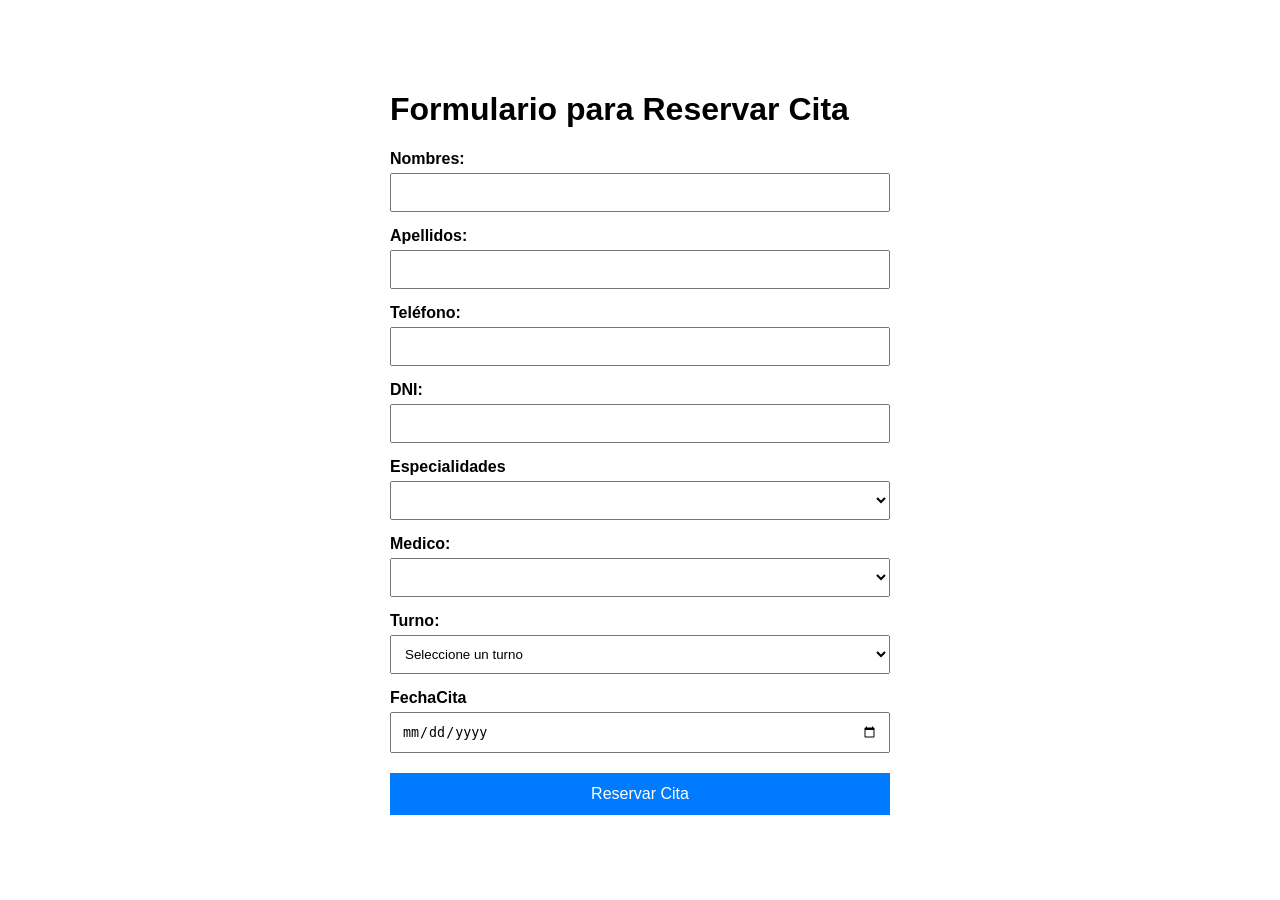
<file: Views/Citas.html>
<!DOCTYPE html>
<html lang="es">
<head>
    <meta charset="UTF-8">
    <meta name="viewport" content="width=device-width, initial-scale=1.0">
    <title>Formulario de Citas</title>
    <style>
        body { font-family: Arial, sans-serif; max-width: 500px; margin: 50px auto; padding: 20px; }
        label { display: block; margin-top: 15px; font-weight: bold; }
        input, select { width: 100%; padding: 10px; margin-top: 5px; box-sizing: border-box; }
        button { background: #007bff; color: white; padding: 12px; border: none; width: 100%; margin-top: 20px; cursor: pointer; font-size: 16px; }
        button:hover { background: #0056b3; }
    </style>
</head>
<body onload="Cargar(event)">
    <h1>Formulario para Reservar Cita</h1>
    <form id="formularioCitas" onsubmit="gurdarCitas(event)">
        <label for="nombres">Nombres:</label>
        <input type="text" id="nombres" name="nombres" required>

        <label for="apellidos">Apellidos:</label>
        <input type="text" id="apellidos" name="apellidos" required>

         <label for="telefono">Teléfono:</label>
        <input type="tel" id="telefono" name="telefono"  pattern="[0-9]+" title="Ingrese un teléfono válido" required>
        
        <label for="dni">DNI:</label>
        <input type="text" id="dni" name="dni" maxlength="8" pattern="\d{8}" title="DNI debe tener 8 dígitos" required>

        <label for="FechaCita">Especialidades</label>
        <select id="cbEspecialidades" name="cbEspecialidades"  onchange="seleccionar(event)">
 
        </select>
         <label for="Medico">Medico:</label>
        <select id="cbMedico" name="cbMedico" required>
            
        </select>
        <label for="turno">Turno:</label>
        <select id="turno" name="turno" required>
            <option value="">Seleccione un turno</option>
            <option value="1">Mañana</option>
            <option value="2">Tarde</option>
            <option value="3">Noche</option>
        </select>
       
         <label for="FechaCita">FechaCita</label>
        <input id="FechaCita" name="FechaCita"  type="date"/>

        <button type="submit">Reservar Cita</button>
    </form>

    <script>
         function gurdarCitas(event) {
            event.preventDefault();
         
         var nombres=document.getElementById("nombres").value;
         var apellidos=document.getElementById("apellidos").value;
         var dni=document.getElementById("dni").value;
         var telefono=document.getElementById("telefono").value;
         var turno=document.getElementById("turno").value;
         var FechaCita=document.getElementById("FechaCita").value;



    

          var cuerpo={
            "Nombres":nombres,
            "Apellidos":apellidos,
            "Dni":dni,
            "Telefono":telefono,
            "Turno":turno,
            "FechaCita":FechaCita
          };
          
          var json=JSON.stringify(cuerpo);
          

        fetch("https://restapicitas-production.up.railway.app/api/Citas",{
            method:"POST",
            body:json,
            headers:{
                "Content-Type": "application/json"
            }
        })
        .then(response => response.json())
        .then(data => {
         

            if(data.id>0){

                alert("Su cita ha sido creada correctamente")
                 LimpiarData()
            }
            
              
        });

        function LimpiarData(){

        document.getElementById("nombres").value="";
        document.getElementById("apellidos").value="";
        document.getElementById("dni").value="";
        document.getElementById("telefono").value="";
        document.getElementById("turno").value="";
        }
                
        }
    function Cargar(e){


        var cbEspecialidades=document.getElementById("cbEspecialidades")
        
        cbEspecialidades.innerHTML=""
        fetch("http://localhost:5000/api/Especialidades")
           
        .then(response => response.json())
        .then(data => {
            data.forEach((especialidad)=>{
                
                const optionElement = document.createElement("option"); 
                optionElement.value = especialidad.id_especialidad; 
                optionElement.textContent = especialidad.Descripcion;
                cbEspecialidades.appendChild(optionElement);
            })
        })
     
       e.preventDefault();

    }

    function seleccionar(event){

        var medicos=document.getElementById("cbMedico")
        var id_especialidad=parseInt(event.target.value)
         medicos.innerHTML=""
         fetch(`http://localhost:5000/api/Medicos/${id_especialidad}`)
           
        .then(response => response.json())
        .then(data => {

            if(data.length>0) {
             data.forEach((especialidad)=>{
                
                const optionElement = document.createElement("option"); 
                optionElement.value = especialidad.id_medico; 
                optionElement.textContent = especialidad.Nombres;
                medicos.appendChild(optionElement);
            })

            }
            else {

                alert("No existe medicos para esta especialidad")
            }
            
        })
     
        
        event.preventDefault();
    }
    </script>
</body>
</html>
</file>
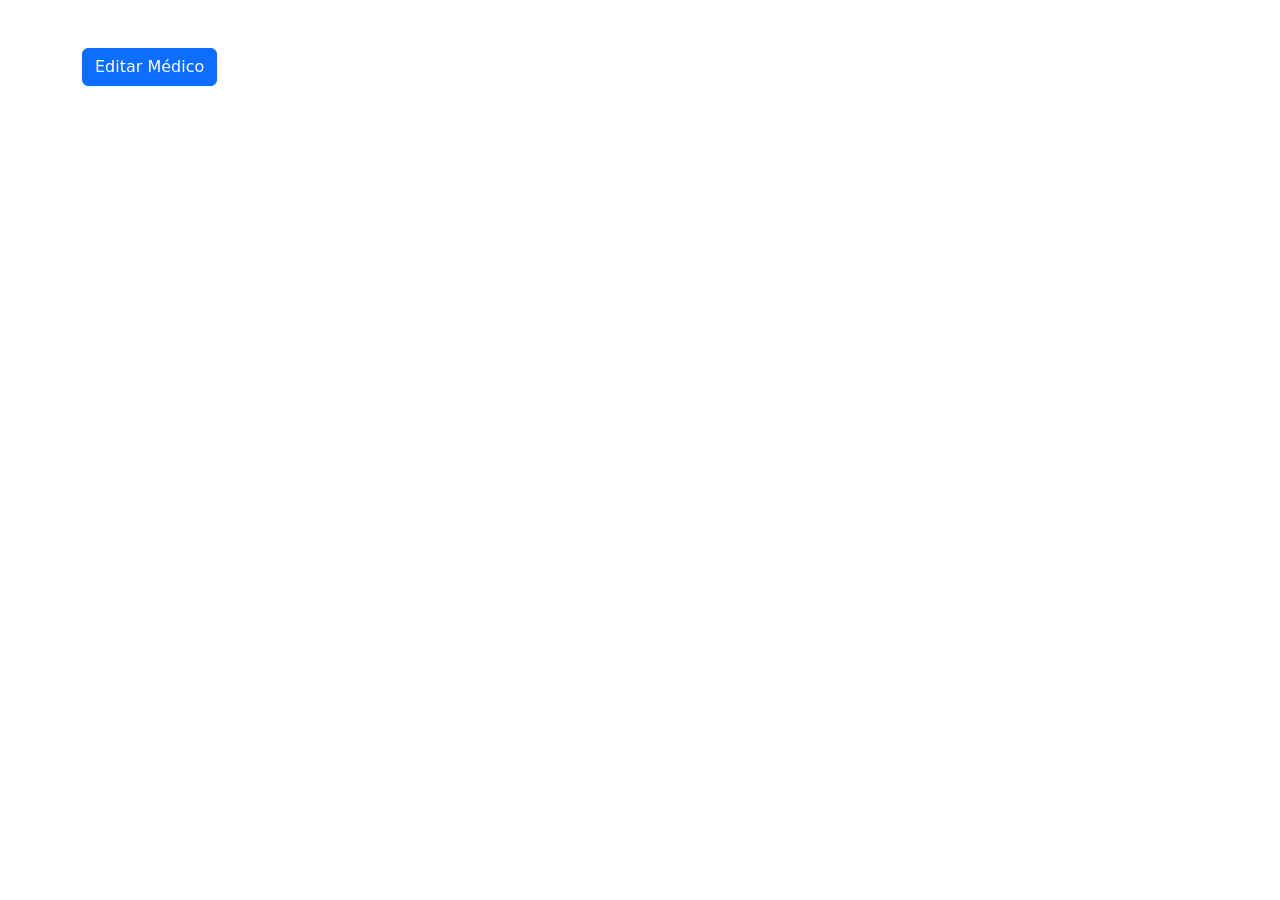
<file: Views/CrudExamples.html>
<!DOCTYPE html>
<html lang="es">
<head>
    <meta charset="UTF-8">
    <meta name="viewport" content="width=device-width, initial-scale=1.0">
    <title>Modal Médico</title>
    <link href="https://cdnjs.cloudflare.com/ajax/libs/bootstrap/5.3.0/css/bootstrap.min.css" rel="stylesheet">
</head>
<body>

<div class="container mt-5">
    <button class="btn btn-primary" data-bs-toggle="modal" data-bs-target="#modalMedico">
        Editar Médico
    </button>
</div>

<!-- Modal -->
<div class="modal fade" id="modalMedico">
    <div class="modal-dialog">
        <div class="modal-content">
            
            <div class="modal-header">
                <h5 class="modal-title">Editar Médico y Horarios</h5>
                <button type="button" class="btn-close" data-bs-dismiss="modal"></button>
            </div>
            
            <div class="modal-body">
                <form>
                    <div class="row">
                        <div class="col-md-6 mb-3">
                            <label class="form-label">NOMBRE COMPLETO</label>
                            <input type="text" class="form-control" value="Dr. Alejandro Vargas">
                        </div>
                        
                        <div class="col-md-6 mb-3">
                            <label class="form-label">ESPECIALIDAD</label>
                            <select class="form-select">
                                <option>Cardiología</option>
                                <option>Pediatría</option>
                                <option>Traumatología</option>
                            </select>
                        </div>
                    </div>
                    
                    <div class="row">
                        <div class="col-md-6 mb-3">
                            <label class="form-label">NÚMERO CMP</label>
                            <input type="text" class="form-control" value="12456">
                        </div>
                        
                        <div class="col-md-6 mb-3">
                            <label class="form-label">URL DE FOTO</label>
                            <input type="text" class="form-control" value="https://multim.clinicalosfresno.com.p">
                        </div>
                    </div>
                    
                    <hr>
                    
                    <h6 class="mb-3">⏰ Configuración de Horario y Cupos</h6>
                    
                    <div class="row">
                        <div class="col-md-4 mb-3">
                            <label class="form-label">HORA INICIO</label>
                            <input type="time" class="form-control" value="08:00">
                        </div>
                        
                        <div class="col-md-4 mb-3">
                            <label class="form-label">HORA FIN</label>
                            <input type="time" class="form-control" value="13:00">
                        </div>
                        
                        <div class="col-md-4 mb-3">
                            <label class="form-label">CUPOS DIARIOS</label>
                            <input type="number" class="form-control" value="10">
                        </div>
                    </div>
                </form>
            </div>
            
            <div class="modal-footer">
                <button type="button" class="btn btn-secondary" data-bs-dismiss="modal">Cancelar</button>
                <button type="button" class="btn btn-primary">Guardar</button>
            </div>
            
        </div>
    </div>
</div>

<script src="https://cdnjs.cloudflare.com/ajax/libs/bootstrap/5.3.0/js/bootstrap.bundle.min.js"></script>
</body>
</html>
</file>
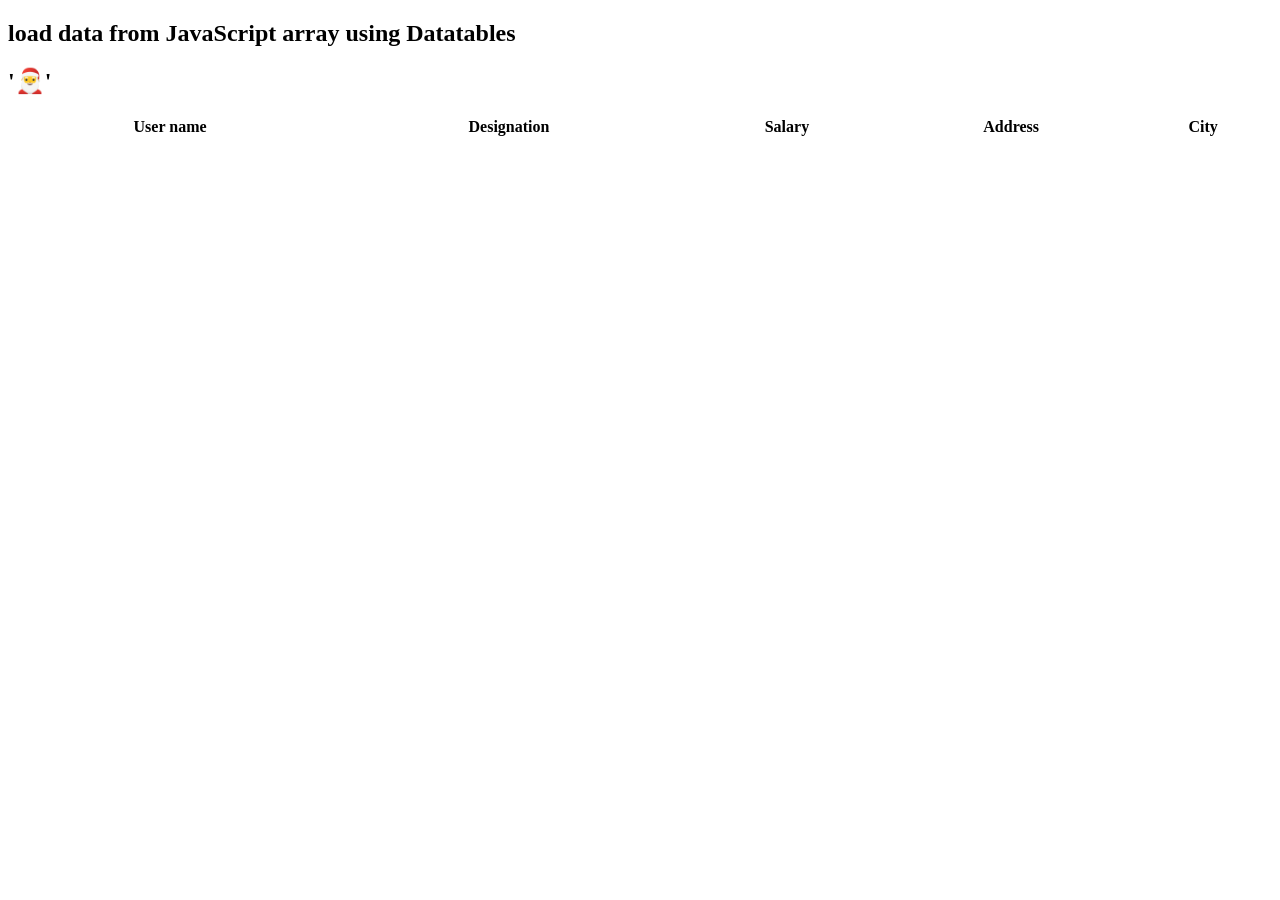
<file: Views/Datatable.html>
<!DOCTYPE html>
<html>

<head>
    <meta content="initial-scale=1, maximum-scale=1, 
        user-scalable=0" name="viewport" />

    <meta name="viewport" content="width=device-width" />

    <!-- Datatable plugin CSS file -->
    
</head>

<body>
    <h2>load data from JavaScript array using Datatables</h2>


    <h2>'🎅'</h2>
    <!--HTML table with student data-->
    <table id="tableID" class="display" style="width:100%">
        <thead>
            <tr>
                <th>User name</th>
                <th>Designation</th>
                <th>Salary</th>
                <th>Address</th>
                <th>City</th>                
            </tr>
        </thead>
    </table>

    <script>
    var dataSet = [
    [
    
      "Tina Mukherjee",
       "BPO member",
       "300000",
        "24,chandni chowk",
        "Pune"    
    ],
    [
     "Gaurav",
      "Teacher",
      "100750",
      "esquare,JM road",
      "Pune"     
    ],
    [
       "Ashtwini",     
         "Junior engineer",
         "860000",  
        "Santa cruz",
        "mumbai"    
    ],
    [
         "Celina",     
         "Javascript Developer",
         "430060",
         "crr lake side ville",
         "tellapur"     
    ],
    [
        "Aisha",     
         "Nurse",
         "160000",
        "rk puram",
        "Delhi"     
    ],
    [
        "Brad henry",     
         "Accountant",
         "370000",  
        "chaurasi lane",
        "Kolkatta"     
    ],
    [
         "Harry",    
         "Salesman",
         "130500",
         "32, krishna nagar",
         "Navi mumbai"    
    ],
    [
      "Rhovina",
      "Amazon supporter",
      "300900",    
      "Aparna zone",
      "hyderabad"
     ],
    [
      "Celina",
      "Senior Developer",
      "200000",
      "23, chandni chowk",
      "pune"  
    ],     
    [
      "Glenny",
      "Administrator",
       "200500",
       "Nagpur",
       "Maharashtra"    
    ],
    [
      "Brad Pitt",
       "Engineer",
       "100000",
        "sainikpuri",
        "Delhi"  
    ],
    [
         "Deepa",    
         "Team Leader",
         "200500",     
        "Annanagar",
        "Chennai"    
    ],
   
    [
      "Angelina",     
         "CEO",
         "1000000",   
        "JM road",
        "Aundh pune"
      
    ]
 ];

    $(document).ready(function() {
        $('#tableID').DataTable( {
            data: dataSet,
            columns: [
                { title: "Name" },
                { title: "Designation" },
                { title: "Salary" },
                { title: "Address" },
                { title: "City" }       
                
            ]
        } );
    } );
</script>
</body>

</html>
</file>
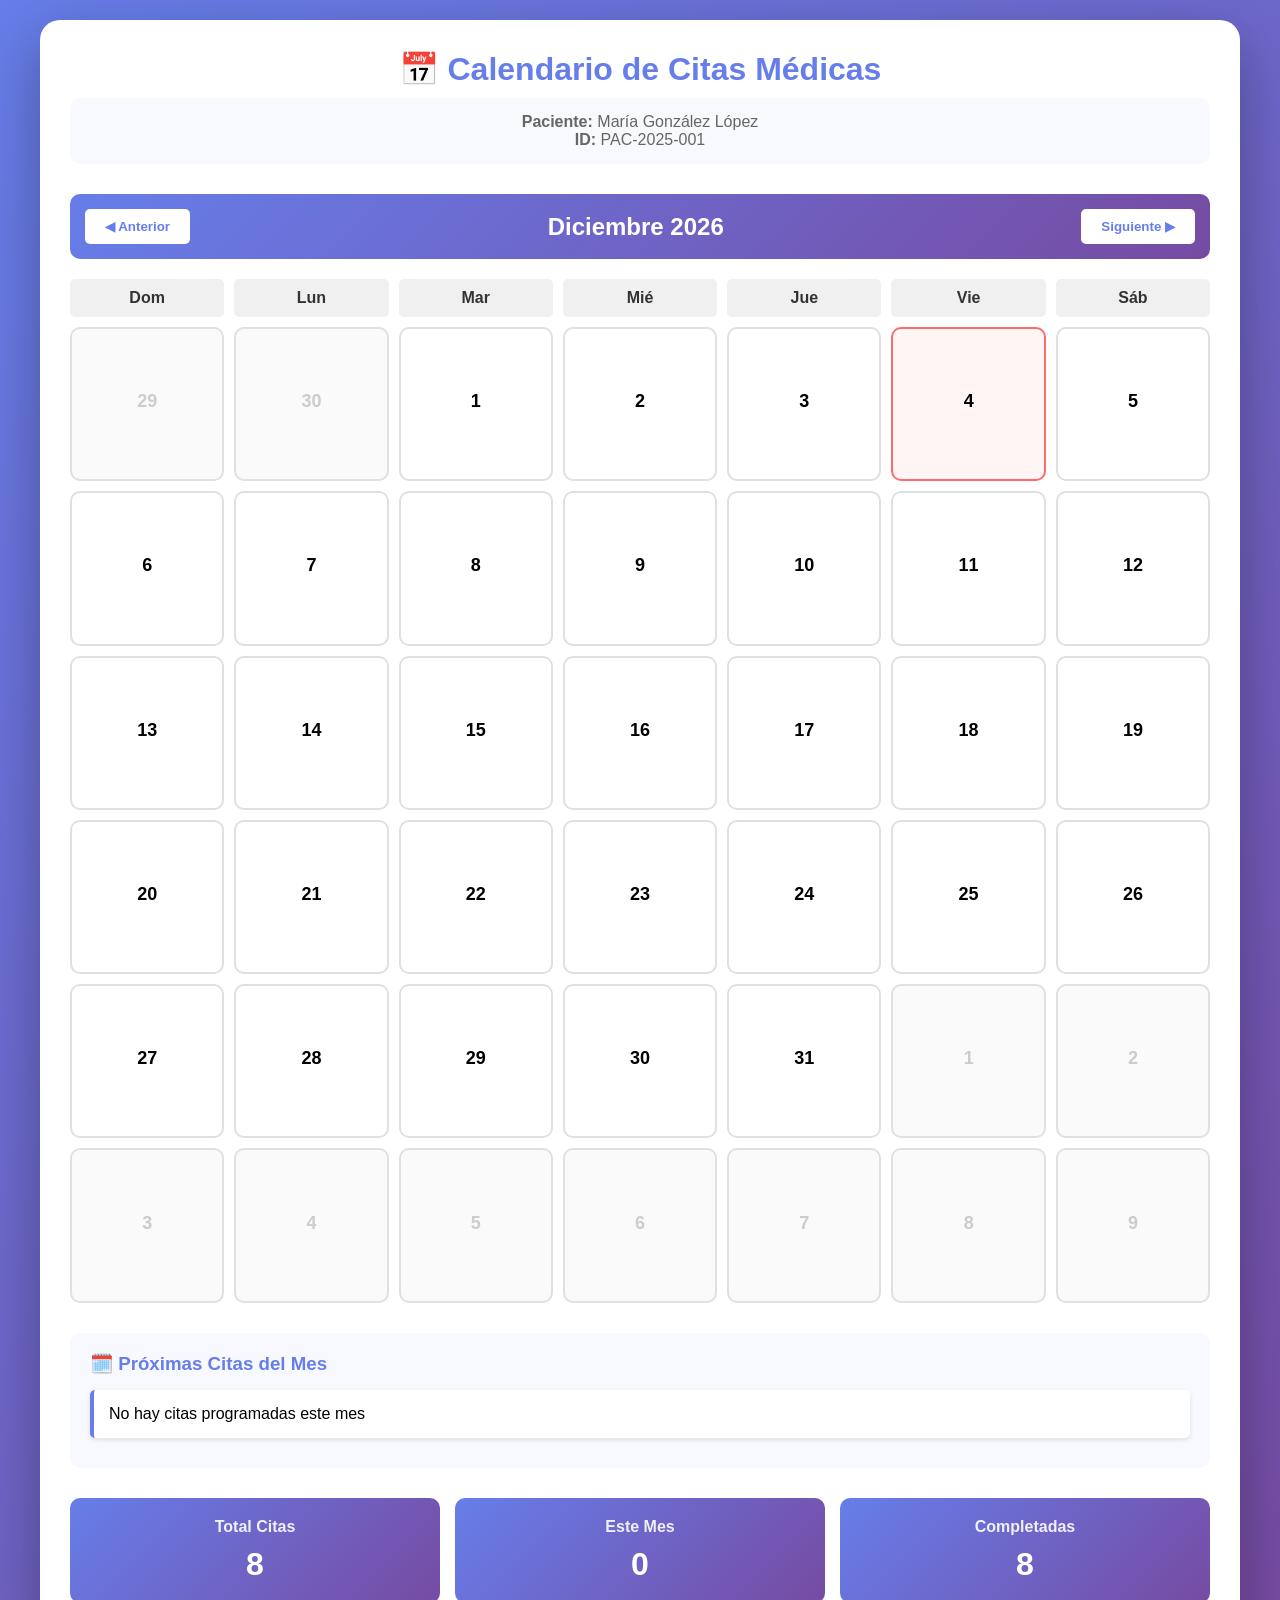
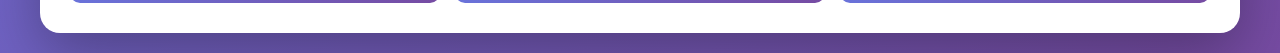
<file: Views/EjmplosInterfaces.html>
<!DOCTYPE html>
<html lang="es">
<head>
    <meta charset="UTF-8">
    <meta name="viewport" content="width=device-width, initial-scale=1.0">
    <title>Calendario de Citas</title>
    <style>
        * {
            margin: 0;
            padding: 0;
            box-sizing: border-box;
        }
        
        body {
            font-family: 'Segoe UI', Tahoma, Geneva, Verdana, sans-serif;
            background: linear-gradient(135deg, #667eea 0%, #764ba2 100%);
            padding: 20px;
            min-height: 100vh;
        }
        
        .container {
            max-width: 1200px;
            margin: 0 auto;
            background: white;
            border-radius: 20px;
            padding: 30px;
            box-shadow: 0 20px 60px rgba(0,0,0,0.3);
        }
        
        h1 {
            text-align: center;
            color: #667eea;
            margin-bottom: 10px;
        }
        
        .patient-info {
            text-align: center;
            color: #666;
            margin-bottom: 30px;
            padding: 15px;
            background: #f8f9ff;
            border-radius: 10px;
        }
        
        .calendar-header {
            display: flex;
            justify-content: space-between;
            align-items: center;
            margin-bottom: 20px;
            padding: 15px;
            background: linear-gradient(135deg, #667eea 0%, #764ba2 100%);
            border-radius: 10px;
            color: white;
        }
        
        .calendar-header button {
            background: white;
            border: none;
            padding: 10px 20px;
            border-radius: 5px;
            cursor: pointer;
            font-weight: bold;
            color: #667eea;
            transition: transform 0.2s;
        }
        
        .calendar-header button:hover {
            transform: scale(1.05);
        }
        
        .calendar-header h2 {
            font-size: 24px;
        }
        
        .calendar-grid {
            display: grid;
            grid-template-columns: repeat(7, 1fr);
            gap: 10px;
            margin-bottom: 30px;
        }
        
        .day-header {
            text-align: center;
            font-weight: bold;
            padding: 10px;
            background: #f0f0f0;
            border-radius: 5px;
            color: #333;
        }
        
        .day {
            aspect-ratio: 1;
            display: flex;
            flex-direction: column;
            align-items: center;
            justify-content: center;
            border: 2px solid #e0e0e0;
            border-radius: 10px;
            cursor: pointer;
            transition: all 0.3s;
            background: white;
            position: relative;
        }
        
        .day:hover {
            border-color: #667eea;
            transform: translateY(-2px);
            box-shadow: 0 5px 15px rgba(102, 126, 234, 0.3);
        }
        
        .day.other-month {
            color: #ccc;
            background: #fafafa;
        }
        
        .day.today {
            border-color: #ff6b6b;
            background: #fff5f5;
        }
        
        .day.has-appointment {
            background: linear-gradient(135deg, #667eea 0%, #764ba2 100%);
            color: white;
            border-color: #667eea;
        }
        
        .day.has-appointment:hover {
            transform: translateY(-3px);
            box-shadow: 0 8px 20px rgba(102, 126, 234, 0.5);
        }
        
        .day-number {
            font-size: 18px;
            font-weight: bold;
            margin-bottom: 5px;
        }
        
        .appointment-time {
            font-size: 11px;
            opacity: 0.9;
        }
        
        .appointment-details {
            background: #f8f9ff;
            padding: 20px;
            border-radius: 10px;
            margin-top: 20px;
        }
        
        .appointment-details h3 {
            color: #667eea;
            margin-bottom: 15px;
        }
        
        .appointment-list {
            list-style: none;
        }
        
        .appointment-item {
            padding: 15px;
            margin-bottom: 10px;
            background: white;
            border-left: 4px solid #667eea;
            border-radius: 5px;
            box-shadow: 0 2px 5px rgba(0,0,0,0.1);
        }
        
        .appointment-item strong {
            color: #667eea;
            display: block;
            margin-bottom: 5px;
        }
        
        .stats {
            display: flex;
            justify-content: space-around;
            margin-top: 30px;
            gap: 15px;
        }
        
        .stat-card {
            flex: 1;
            padding: 20px;
            background: linear-gradient(135deg, #667eea 0%, #764ba2 100%);
            color: white;
            border-radius: 10px;
            text-align: center;
        }
        
        .stat-card h4 {
            margin-bottom: 10px;
            opacity: 0.9;
        }
        
        .stat-card .number {
            font-size: 32px;
            font-weight: bold;
        }
    </style>
</head>
<body>
    <div class="container">
        <h1>📅 Calendario de Citas Médicas</h1>
        <div class="patient-info">
            <strong>Paciente:</strong> <span id="patientName">María González López</span><br>
            <strong>ID:</strong> <span id="patientId">PAC-2025-001</span>
        </div>
        
        <div class="calendar-header">
            <button onclick="previousMonth()">◀ Anterior</button>
            <h2 id="monthYear"></h2>
            <button onclick="nextMonth()">Siguiente ▶</button>
        </div>
        
        <div class="calendar-grid" id="calendar"></div>
        
        <div class="appointment-details">
            <h3>🗓️ Próximas Citas del Mes</h3>
            <ul class="appointment-list" id="appointmentList"></ul>
        </div>
        
        <div class="stats">
            <div class="stat-card">
                <h4>Total Citas</h4>
                <div class="number" id="totalAppointments">0</div>
            </div>
            <div class="stat-card">
                <h4>Este Mes</h4>
                <div class="number" id="monthAppointments">0</div>
            </div>
            <div class="stat-card">
                <h4>Completadas</h4>
                <div class="number" id="completedAppointments">0</div>
            </div>
        </div>
    </div>

    <script>
        // Datos de ejemplo de citas del paciente
        const appointments = [
            { date: '2025-12-16', time: '09:00', type: 'Consulta General', doctor: 'Dr. Ramírez' },
            { date: '2025-12-18', time: '14:30', type: 'Análisis de Sangre', doctor: 'Lab. Central' },
            { date: '2025-12-20', time: '10:00', type: 'Seguimiento', doctor: 'Dr. Ramírez' },
            { date: '2025-12-23', time: '11:00', type: 'Radiografía', doctor: 'Dr. Torres' },
            { date: '2025-12-27', time: '15:00', type: 'Consulta Especialista', doctor: 'Dra. Mendoza' },
            { date: '2026-01-08', time: '09:30', type: 'Control Mensual', doctor: 'Dr. Ramírez' },
            { date: '2026-01-15', time: '16:00', type: 'Terapia Física', doctor: 'Lic. Vargas' },
            { date: '2026-01-22', time: '10:30', type: 'Consulta General', doctor: 'Dr. Ramírez' }
        ];

        let currentDate = new Date();
        const today = new Date();

        function renderCalendar() {
            const year = currentDate.getFullYear();
            const month = currentDate.getMonth();
            
            // Actualizar título
            const monthNames = ['Enero', 'Febrero', 'Marzo', 'Abril', 'Mayo', 'Junio',
                              'Julio', 'Agosto', 'Septiembre', 'Octubre', 'Noviembre', 'Diciembre'];
            document.getElementById('monthYear').textContent = `${monthNames[month]} ${year}`;
            
            // Limpiar calendario
            const calendar = document.getElementById('calendar');
            calendar.innerHTML = '';
            
            // Agregar encabezados de días
            const dayHeaders = ['Dom', 'Lun', 'Mar', 'Mié', 'Jue', 'Vie', 'Sáb'];
            dayHeaders.forEach(day => {
                const header = document.createElement('div');
                header.className = 'day-header';
                header.textContent = day;
                calendar.appendChild(header);
            });
            
            // Primer día del mes
            const firstDay = new Date(year, month, 1).getDay();
            
            // Días del mes anterior
            const prevMonthDays = new Date(year, month, 0).getDate();
            for (let i = firstDay - 1; i >= 0; i--) {
                const day = createDayElement(prevMonthDays - i, true, year, month - 1);
                calendar.appendChild(day);
            }
            
            // Días del mes actual
            const daysInMonth = new Date(year, month + 1, 0).getDate();
            for (let i = 1; i <= daysInMonth; i++) {
                const day = createDayElement(i, false, year, month);
                calendar.appendChild(day);
            }
            
            // Días del mes siguiente
            const remainingDays = 42 - (firstDay + daysInMonth);
            for (let i = 1; i <= remainingDays; i++) {
                const day = createDayElement(i, true, year, month + 1);
                calendar.appendChild(day);
            }
            
            updateAppointmentList();
            updateStats();
        }

        function createDayElement(dayNumber, isOtherMonth, year, month) {
            const div = document.createElement('div');
            div.className = 'day';
            if (isOtherMonth) div.classList.add('other-month');
            
            const dateStr = `${year}-${String(month + 1).padStart(2, '0')}-${String(dayNumber).padStart(2, '0')}`;
            
            // Verificar si es hoy
            const checkDate = new Date(year, month, dayNumber);
            if (checkDate.toDateString() === today.toDateString()) {
                div.classList.add('today');
            }
            
            // Verificar si hay cita
            const appointment = appointments.find(apt => apt.date === dateStr);
            
            const dayNum = document.createElement('div');
            dayNum.className = 'day-number';
            dayNum.textContent = dayNumber;
            div.appendChild(dayNum);
            
            if (appointment) {
                div.classList.add('has-appointment');
                const time = document.createElement('div');
                time.className = 'appointment-time';
                time.textContent = appointment.time;
                div.appendChild(time);
                
                div.onclick = () => {
                    alert(`📋 Cita: ${appointment.type}\n⏰ Hora: ${appointment.time}\n👨‍⚕️ ${appointment.doctor}`);
                };
            }
            
            return div;
        }

        function updateAppointmentList() {
            const year = currentDate.getFullYear();
            const month = currentDate.getMonth();
            const list = document.getElementById('appointmentList');
            list.innerHTML = '';
            
            const monthAppointments = appointments.filter(apt => {
                const aptDate = new Date(apt.date);
                return aptDate.getMonth() === month && aptDate.getFullYear() === year;
            }).sort((a, b) => new Date(a.date) - new Date(b.date));
            
            if (monthAppointments.length === 0) {
                list.innerHTML = '<li class="appointment-item">No hay citas programadas este mes</li>';
                return;
            }
            
            monthAppointments.forEach(apt => {
                const li = document.createElement('li');
                li.className = 'appointment-item';
                const date = new Date(apt.date);
                const dateStr = date.toLocaleDateString('es-ES', { weekday: 'long', year: 'numeric', month: 'long', day: 'numeric' });
                li.innerHTML = `
                    <strong>${dateStr}</strong>
                    🕐 ${apt.time} - ${apt.type}<br>
                    👨‍⚕️ ${apt.doctor}
                `;
                list.appendChild(li);
            });
        }

        function updateStats() {
            const year = currentDate.getFullYear();
            const month = currentDate.getMonth();
            
            const monthAppointments = appointments.filter(apt => {
                const aptDate = new Date(apt.date);
                return aptDate.getMonth() === month && aptDate.getFullYear() === year;
            });
            
            const pastAppointments = appointments.filter(apt => {
                return new Date(apt.date) < today;
            });
            
            document.getElementById('totalAppointments').textContent = appointments.length;
            document.getElementById('monthAppointments').textContent = monthAppointments.length;
            document.getElementById('completedAppointments').textContent = pastAppointments.length;
        }

        function previousMonth() {
            currentDate.setMonth(currentDate.getMonth() - 1);
            renderCalendar();
        }

        function nextMonth() {
            currentDate.setMonth(currentDate.getMonth() + 1);
            renderCalendar();
        }

        // Inicializar calendario
        renderCalendar();
    </script>
</body>
</html>
</file>
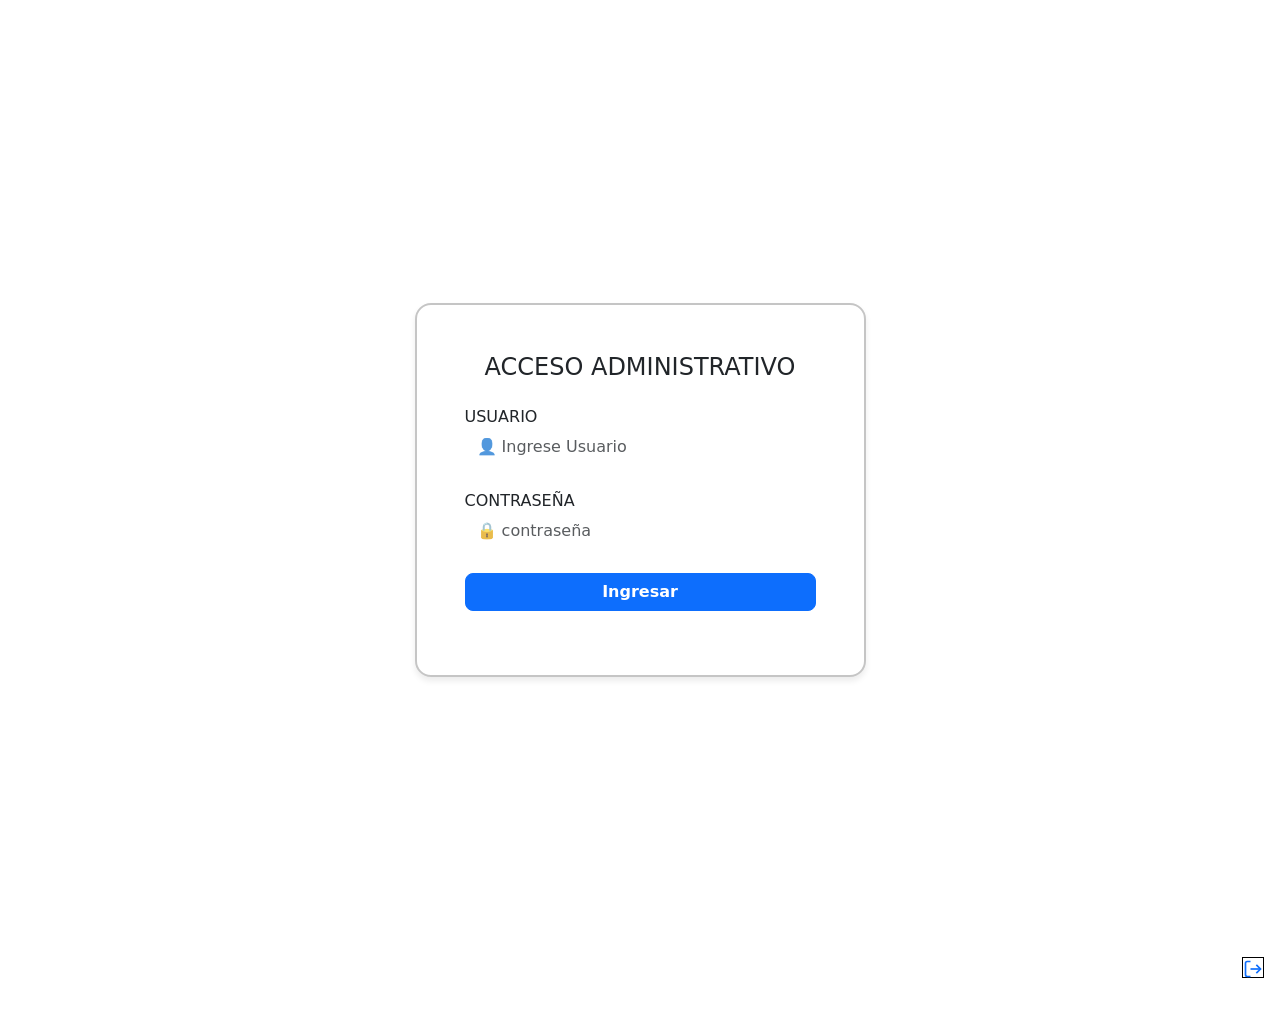
<file: Views/HorariosMantenimiento.html>
<html lang="es">
<head>
    <meta charset="UTF-8">
    <meta name="viewport" content="width=device-width, initial-scale=1.0">
    <title>Administracion</title>
        
        <link href="../css/Modal.css" rel="stylesheet">
        <link href="../css/Toogle.css" rel="stylesheet">
        <link href="../css/Calendario.css" rel="stylesheet">
        <link href="https://cdn.jsdelivr.net/npm/bootstrap@5.3.8/dist/css/bootstrap.min.css" rel="stylesheet" integrity="sha384-sRIl4kxILFvY47J16cr9ZwB07vP4J8+LH7qKQnuqkuIAvNWLzeN8tE5YBujZqJLB" crossorigin="anonymous">
        <script src="https://cdn.jsdelivr.net/npm/bootstrap@5.3.8/dist/js/bootstrap.bundle.min.js" integrity="sha384-FKyoEForCGlyvwx9Hj09JcYn3nv7wiPVlz7YYwJrWVcXK/BmnVDxM+D2scQbITxI" crossorigin="anonymous"></script>
        <link rel="stylesheet" href="https://cdn.datatables.net/1.10.22/css/jquery.dataTables.min.css" />
        <script src="https://code.jquery.com/jquery-3.7.0.min.js"></script>
        <script src="https://cdn.datatables.net/1.13.7/js/jquery.dataTables.min.js"></script>
        <link rel="icon" href="../assets/images/iconoCLF.png" type="image/png">
        <link rel="apple-touch-icon" href="../assets/images/iconoCLF.png">
    <style>
        body {
            background:#fff;
            min-height: 100vh;
            padding: 40px 0;
        }
        .vista {
            display: none;
        }
        .vista.activar{
            display: block;
        }
        /*vista login*/
        .login-card {
            border: 2px solid hsla(0, 0%, 1%, 0.226);
            box-shadow: 0 4px 6px rgba(15, 15, 15, 0.08);
        }
        a{
            text-decoration: none;
            border: 1px solid black;
        }
        .search-box:focus {
            outline: none !important;
            box-shadow: none !important;
            border-color: #ced4da !important; /* Color del borde normal */
        }
        .titulo-header{
            text-transform: uppercase;
            margin-bottom: 15px;
            
        }
    </style>
</head>
<body>

<div class="modal fade" id="modalMedico">
    <div class="modal-dialog">
        <div class="modal-content">
            
            <div class="modal-header">
                <h5 class="modal-title">Editar Médico y Horarios</h5>
                <button type="button" class="btn-close" data-bs-dismiss="modal"></button>
            </div>
            
            <div class="modal-body">
                <form>
                    <div class="row">
                        <div class="col-md-10 mb-3">
                            <label class="form-label">NOMBRE COMPLETO</label>
                            <input type="text" class="form-control" id="txtMedico">
                        </div>
                        
                       
                    </div>
                    
                    <div class="row">                       
                        <div class="col-md-6 mb-3">
                            <label class="form-label">Horario de Atencion</label>
                            <input type="date" class="form-control" id="txtHorarioAtencion">
                        </div>
                        <input type="hidden" id="txtIdHorario">
                    </div>
                    
                    <hr>
                    
                    <h6 class="mb-3">⏰ Configuración de Horario y Cupos</h6>
                    
                    <div class="row">
                        <div class="col-md-4 mb-3">
                            <label class="form-label">HORA INICIO</label>
                            <input type="time" class="form-control"  id="txtHorarioInicio">
                        </div>
                        
                        <div class="col-md-4 mb-3">
                            <label class="form-label">HORA FIN</label>
                            <input type="time" class="form-control"  id="txtHoraFin">
                        </div>
                        
                        <div class="col-md-4 mb-3">
                            <label class="form-label">CUPOS DIARIOS</label>
                            <input type="number" class="form-control" id="txtCupos">
                        </div>
                        <div class="modal-footer">
                            <button type="button" class="btn btn-secondary" data-bs-dismiss="modal">Cancelar</button>
                            <button type="button" class="btn btn-primary" onclick="GuardarCambios(event)">Guardar</button>
                        </div>
                    </div>
                </form>
            </div>
            
      
            
        </div>
    </div>
</div>
<div class="modal fade" id="modalHorario">
    <div class="modal-dialog">
        <div class="modal-content">
            
            <div class="modal-header">
                <h5 class="modal-title">Registro de Horario Médico</h5>
                <button type="button" class="btn-close" data-bs-dismiss="modal"></button>
            </div>
            
            <div class="modal-body">
                <form id="horarioForm">
                    <div class="row">
                        <div class="col-md-12 mb-3">
                            <label class="form-label" for="especialidad">Especialidad</label>
                            <select class="form-select" id="especialidad" name="especialidad" required onchange="seleccionarMedico(event)">
                              
                            </select>
                        </div>
                    </div>
                    <div class="row">
                        <div class="col-md-12 mb-3" for="cbMedicos">
                            <label class="form-label" for="cbMedicos">Medicos</label>
                            <select class="form-select" id="cbMedicos" name="cbMedicos" required>
                              
                            </select>
                        </div>
                    </div>
                      <div class="row">
                       
                        <div class="col-md-12 mb-3">
                            <div class="calendario">
                                <div class="calendario-header">
                                    <button id="prev-month">‹</button>
                                    <div id="month-year"></div>
                                    <button id="next-month">›</button>
                                </div>
                                <div class="calendar-body">
                                    <div class="calendar-weekdays">
                                    
                                    </div>
                                    <div class="dias-calendario">
                                    
                                    </div>
                                </div>
                            </div>
                        </div>
                    </div>
                    <div class="row">
                       <div class="col-md-12 mb-3">
                            <label class="form-label" for="Cupos">Cupos</label>
                            <input type="number" class="form-control" name="Cupos" id="Cupos" required>
                        </div>
                    </div>
                    <div class="row">
                       <div class="col-md-6 mb-3">
                            <label class="form-label" for="horaInicio">Hora Inicio:</label>
                            <input type="time" class="form-control" name="fechaAtencion" id="horaInicio" required>
                        </div>
                         <div class="col-md-6 mb-3">
                            <label class="form-label" for="horaFin">Hora Fin:</label>
                            <input type="time" class="form-control" name="fechaAtencion" id="horaFin" required>
                        </div>
                    </div>
                    <div class="modal-footer d-flex justify-content-center">
                        <button type="button" class="btn btn-secondary" data-bs-dismiss="modal">Cancelar</button>
                        <button type="button" class="btn btn-primary" onclick="CrearHorarioMedico(event)">Crear Horario</button>
                    </div>
                    
                </form>
            </div>  
            
          
            
        </div>
    </div>
</div>

<div class="vista" id="login-vista">
       <div class="container text-dark vh-100">
        <div class="row h-100 justify-content-center align-items-center">
            <div class="col-lg-5 col-md-8">
                <div class="login-card p-5 rounded-4">
                    <h4 class="mb-4 text-dark text-center text-uppercase">Acceso Administrativo</h4>
                    <form action id="frmLogin">
                        <div class="mb-4">
                            <span class="mb-2">USUARIO</span>
                            <input type="text" class="form-control border-0" placeholder="👤 Ingrese Usuario" id="txtUsuario">
                        </div>
                        <div class="mb-4">
                            <span class="mb-3">CONTRASEÑA</span>
                            <input type="password" class="form-control border-0" placeholder="🔒 contraseña" id="txtPassword">
                        </div>
                        <div class="d-grid mb-2">
                            <button type="submit" class="btn btn-primary btn-login rounded-3 fw-semibold">Ingresar</button>
                        </div>
                       
                    </form>
                </div>
            </div>
        </div>
    </div>

</div>

<div class="text-end p-3">
<a href="/Views/HorariosMantenimiento.html">
  <svg width="20" height="20" viewBox="0 0 24 24" fill="none" stroke="currentColor" stroke-width="2">
    <path d="M9 21H5a2 2 0 0 1-2-2V5a2 2 0 0 1 2-2h4"/>
    <polyline points="16 17 21 12 16 7"/>
    <line x1="21" y1="12" x2="9" y2="12"/>
  </svg>
</a>
</div>
<div class="vista container" id="citas-vista">
        <div class="main-card mx-auto" style="max-width: 1200px;">

         
            <!-- Header -->
            <div class="header-section">
                <div class="d-flex justify-content-between align-items-center">
                    <div class="titulo-header">
                        <h2 class="mb-1">Panel de Administración</h2>
                    </div>
                    <a class="btn btn-success btn-sm" onclick="newNuevoHorario(event)">
                        <i class="bi bi-plus-lg me-1"></i>Agregar Nuevo
                    </a>
                   
                </div>
                
            </div>

            <!-- Filtro -->
         

            <!-- Tabla -->
            <div class="table-responsive">
                <table class="table ttable-striped table-hove" id="tablaRegistros">
                    <thead class="table-light">
                        <tr>
                                <th scope="col" class="px-4 py-3 text-uppercase text-muted" style="font-size: 0.75rem; font-weight: 600;">Médico</th>
                                <th scope="col" class="px-4 py-3 text-uppercase text-muted" style="font-size: 0.75rem; font-weight: 600;">Especialidad</th>
                                <th scope="col" class="px-4 py-3 text-uppercase text-muted" style="font-size: 0.75rem; font-weight: 600;">Fecha Horario</th>
                                <th scope="col" class="px-4 py-3 text-uppercase text-muted" style="font-size: 0.75rem; font-weight: 600;">Hora</th>
                                <th scope="col" class="px-4 py-3 text-uppercase text-muted text-center" style="font-size: 0.75rem; font-weight: 600;">Cupos</th>
                                <th scope="col" class="px-4 py-3 text-uppercase text-muted text-center" style="font-size: 0.75rem; font-weight: 600;">Acciones</th>
                        </tr>
                    </thead>
                    <tbody >
                        
                    </tbody>
                </table>
            </div>

            
        </div>
        <div class="footer text-center">
            
           <p class="copyLine mt-10">Copyright © 2026 Clínica Los Fresnos. Todos los derechos reservados</p>
        </div>
</div>
  

<script src="../js/Horario.js"></script>
<script>

     

   /*variablesgloblaes*/
 
   showView("login")
  var valorHorario=null
   
    
    /*login*/
    /*var filtro=document.getElementById("searchInput");*/
    document.getElementById("frmLogin").addEventListener("submit",(event)=>{
       
        var usuario=document.getElementById("txtUsuario").value;
        var contraseña=document.getElementById("txtPassword").value;
        
         if(usuario="system" && contraseña=="1234"){
            
        
            CargarHtmlHorarios()
            showView("citas")
         }
         else {
            alert("Incorrecta   ")
         }

        
        
        event.preventDefault();
    })
     
    function showView(viewName) {

            document.querySelectorAll('.vista').forEach(view => {
                view.classList.remove('activar');
            });
            document.getElementById(`${viewName}-vista`).classList.add('activar');
    }


    var resultadosHorariosMedicos=null;
    async function ObtenerCitas(){

        const data=await fetch("https://api-rest-ventas.onrender.com/api/Horarios");
        const resultado=await data.json();
        return resultado  
    }

var registroMedicosDatatable;
    /*datatables*/
    
   async function CargarHtmlHorarios(){

      if ($.fn.DataTable.isDataTable('#tablaRegistros')) {
      $('#tablaRegistros').DataTable().destroy();
      }
     /*quitar la refewrencia al datable*/

      /* var search=filtro.value;*/
       var registroHorarios=await ObtenerCitas();
       var horariosMedicos=document.querySelector("#tablaRegistros tbody")


     var registrosHorariosFinal=registroHorarios
       /*var registrosHorariosFinal=registroHorarios.filter((horario)=>{
         if(search==="") {
            return horario
         }else if(horario.Medico.toLowerCase().includes(search.toLowerCase())){
            return horario

         }

       })*/
       
       /*actualñziar*/
      registrosHorariosFinal=registrosHorariosFinal.map((horario)=>
       ({ ...horario,FechaHorario:horario.FechaHorario.split("T")[0] }))

      
       if(registrosHorariosFinal.length>0) {
       horariosMedicos.innerHTML=""
         
   
       let dataInnerHtml=registrosHorariosFinal.map((horario)=>{


            var HorarioInicio=horario.HoraInicio.split(":")

            var [HoraInicioHora,HoraInicioMinutos]=HorarioInicio
            HoraInicioHora=parseInt(HoraInicioHora)
        
            var HoraInicio=`${HoraInicioHora}:${HoraInicioMinutos}`
            var HoraInicioAMPM=HoraInicioHora>=12? "PM":"AM"

            var HorarioFin=horario.HoraFin.split(":")
            var [HoraFinHora,HoraFinMinutos]=HorarioFin

            var HorarioFin=`${HoraFinHora}:${HoraFinMinutos}`
            HoraFinHora=parseInt(HoraFinHora)
            console.log(HoraFinHora)
            var HoraFinAMPM=HoraFinHora>=12? "PM":"AM"
       
           return `
           <tr>
                <td class="px-4 py-3">
                <div class="d-flex align-items-center">
                    <div class="doctor-avatar me-3">
                        <i class="bi bi-person-fill"></i>
                    </div>
                    <div>
                        <div class="fw-semibold">Dr. ${horario.Medico}</div>
                        <small class="text-muted">CMP: ${horario.CMP}</small>
                    </div>
                </div>
            </td>
            <td class="px-4 py-3">
                <span class="badge badge-specialty" style="background-color: #e7f0ff; color: #2563eb;">${horario.Especialidad}</span>
            </td>
            
            <td class="px-4 py-3">${horario.FechaHorario.split("-").reverse().join("-")}</td>
            <td class="px-4 py-3">${HoraInicio} ${HoraInicioAMPM}-${HorarioFin}${HoraFinAMPM}</td>
            <td class="px-4 py-3 text-center">
                <span class="badge bg-success px-3 py-2">${horario.Cupos}</span>
            </td>
            <td class="px-4 py-3 text-center">
                <button class="btn btn-sm btn-outline-primary me-1" onclick="EditarCampos(${horario.id_Horario})">
                  Editar
                </button>
            </td>
            </tr>
           `
       }).join("");

       horariosMedicos.innerHTML=dataInnerHtml
       registroMedicosDatatable= $('#tablaRegistros').DataTable({
            lengthMenu: [5, 10]
        });
      
       
     }
     else {
        horariosMedicos.innerHTML="<h3>No se encontraron médicos </h3>"
     }

    }



  /* filtro.addEventListener("keyup",(event)=>{

      
      CargarHtmlHorarios();
   })*/


   /*variable global*/
   var modalEditarHorario= new bootstrap.Modal(document.getElementById("modalMedico"))


 async  function EditarCampos(IdHorario){
    
    const data=await fetch(`https://api-rest-ventas.onrender.com/api/Horario/${IdHorario}`)
    const horario=await data.json();
 
    const horarioFinal=horario[0]
        document.getElementById("txtIdHorario").value=horarioFinal.id_Horario

        document.getElementById("txtHorarioInicio").value=horarioFinal.HoraInicio
        document.getElementById("txtHoraFin").value=horarioFinal.HoraFin
        document.getElementById("txtCupos").value=horarioFinal.Cupos
        document.getElementById("txtMedico").value=horarioFinal.Medico
         document.getElementById("txtMedico").readOnly =true
        const fechaInput = horarioFinal.FechaHorario
        const fechaArray=fechaInput.split("T")
        document.getElementById("txtHorarioAtencion").value=fechaArray[0]
        /*mostrar el modal*/
     modalEditarHorario.show();
   }

/*seuguna parte */ 

var modalHorario=document.getElementById("modalHorario");

var modalNuevoHorario= new bootstrap.Modal(modalHorario)
function newNuevoHorario(event){

     MostrarEspecialidad()
    
   modalNuevoHorario.show()
    event.preventDefault();
    

}
 
 async function MostrarEspecialidad(){

      var result= await fetch("https://api-rest-ventas.onrender.com/api/Especialidades")
      var especialidades=await result.json();
      var cbEspecialidades=document.getElementById("especialidad")
      cbEspecialidades.innerHTML=""
       especialidades.forEach((especialidad)=>{
                
                const optionElement = document.createElement("option"); 
                optionElement.value = especialidad.id_especialidad; 
                optionElement.textContent = especialidad.Descripcion;
                cbEspecialidades.appendChild(optionElement);
      })
    }
    async function seleccionarMedico(event){
        
        var medicos=document.getElementById("cbMedicos")
        medicos.innerHTML=""
        let  cbEspecialidades=document.getElementById("especialidad")


        var EspecialidadDescripcion=event.target.options[cbEspecialidades.selectedIndex].text
        var IdEspecialidad=parseInt(event.target.value)
        const response = await fetch(`https://api-rest-ventas.onrender.com/api/MedicosEspecialidad/${IdEspecialidad}`);
        const medicosEspecialidad=await response.json();

        
         if(medicosEspecialidad.length>0) {
             medicosEspecialidad.forEach((especialidad)=>{
                
                const optionElement = document.createElement("option"); 
                optionElement.value = especialidad.id_medico; 
                optionElement.textContent = `Dr ${especialidad.Apellidos},${especialidad.Nombres}`;
                medicos.appendChild(optionElement);
            })

            }
            else {

                alert("No existe medicos para esta especialidad")
            }
            

         event.preventDefault();
    }

  async function RegistrarHorario(){

         var id_medico=document.getElementById("cbMedicos").value;
        // var FechaHorario =document.getElementById("fechaAtencion").value;
        var Cupos =document.getElementById("Cupos").value;
        var HoraInicio =document.getElementById("horaInicio").value;
        var HoraFin =document.getElementById("horaFin").value;

        


        if(FechasSelecciondas.length<=0 ){
            alert("Seleccionar las fechas Ingresar")
            return
        }
          
       
        FechasSelecciondas.forEach(async(element) => {
            var FechaHorario=element
            const Horario={
            id_medico,
            FechaHorario,
            Cupos,
            HoraInicio,
            HoraFin

                
        }

           const response = await fetch("https://api-rest-ventas.onrender.com/api/Horario", {
                 method: "POST",
                 body: JSON.stringify(Horario),
               headers: {
                     "Content-Type": "application/json"
                 }          
            });

            const result = await response.json();
            if(result.id>0){

                alert(`Se inserto correctamente el horario ${FechaHorario}  `)
                
            }
             else {
              alert("Ingresar datos correctamente")
             }
         });   
         

         setTimeout(() => {
                
                alert("Todas las citas fueron seleciondas")
                FechasSelecciondas=[]
                Limpiar();
                
                CargarHtmlHorarios()
                showView("citas")
                
         modalNuevoHorario.hide()
         }, 200);
        
    }

    function Limpiar(){

       document.getElementById("cbMedicos").value="";
       
       document.getElementById("Cupos").value="";
       document.getElementById("horaInicio").value="";
       document.getElementById("horaFin").value="";
    }
    /*enviando datos en formulario*/

    function CrearHorarioMedico(event){

         RegistrarHorario()
        event.preventDefault();
    }
    
    /*editar horario*/
    async function GuardarCambios(event){
            
     var IdHorarioActualizar=document.getElementById("txtIdHorario").value
       
    
    
     var HorarioAtencion=document.getElementById("txtHorarioAtencion").value;
     var HorarioInicio=document.getElementById("txtHorarioInicio").value;
     var HorarioFin=document.getElementById("txtHoraFin").value;
     var Cupos=document.getElementById("txtCupos").value

     var newHorario={
        HorarioAtencion,
        HorarioInicio,
        HorarioFin,
        Cupos
     }

     var data=await fetch(`https://api-rest-ventas.onrender.com/api/Horario/${IdHorarioActualizar}`,{
       method: "PUT",
        body: JSON.stringify(newHorario),
        headers: {
            "Content-Type": "application/json"
        }   
     })

    var resultUpdate=await data.json();
     
   
       
     if(resultUpdate.id>0){
        
         alert(resultUpdate.mensaje)
         CargarHtmlHorarios()
         showView("citas")
         modalEditarHorario.hide()

     }
     else {
        alert(resultUpdate.error)
     }
 

        event.preventDefault();
    
    }

    
 /*calendario cargar para horarios desde cero*/

   const diasCalendarios = document.querySelector('.dias-calendario');
        const monthYear = document.getElementById('month-year');
        const prevMonthBtn = document.getElementById('prev-month');
        const nextMonthBtn = document.getElementById('next-month');
        var Medico=null
        var FechaActual = new Date();

        var currentMonth = FechaActual.getMonth();
            
        var currentYear = FechaActual.getFullYear();
        const months = [
            'Enero', 'Febrero', 'Marzo', 'Abril', 'Mayo', 'Junio',
            'Julio', 'Agosto', 'Septiembre', 'Octubre', 'Noviembre', 'Diciembre'
        ];

    var FechasSelecciondas=[]
    async function renderCalendar(month=currentMonth, year=currentYear,IdMedico) {
        
            Medico=IdMedico
            diasCalendarios.innerHTML = '';
            monthYear.textContent = `${months[month]} ${year}`;

            /*obtener el primero dia de un mes el numero de dia entre semaña*/
            const primerDiaSemana = new Date(year, month, 1).getDay();

            // Get the number of days in the month
            const diasMesActual = new Date(year, month + 1, 0).getDate();
        
            // Create blanks for days of the week before the first day
            for (let i = 0; i < primerDiaSemana; i++) {
                const blank = document.createElement('div');
                diasCalendarios.appendChild(blank);
            }
            
            // Populate the days 0 domingoo lunes1 martes 2 miercoles 3 jueves 4 viernes 5 sabado 6
            for (let i = 1; i <= diasMesActual; i++) {

                
                const day = document.createElement('div');
                const FechaCalendario=new Date(year,month,i)
                
                day.textContent = i;
                day.addEventListener("click",function(e){
                   
                  day.classList.toggle("toogle")
                  var FechaNew=`${year}-${month+1}-${i}`
                  if(day.classList.contains("toogle")){
                     FechasSelecciondas.push(FechaNew)
                  }
                  else {
                     if(FechasSelecciondas.length>0){
                        FechasSelecciondas=FechasSelecciondas.filter((campo)=>campo!==FechaNew)
                     }
                  }


                  
                    e.preventDefault();
                })
            
                diasCalendarios.appendChild(day);
                
              
            }
        
    }

    function mostrarNumero(numero){

        FechasSelecciondas.push(numero)
        /*mostrar las fechas selecionadas*/
       console.log(FechasSelecciondas)
    }

    /*botones para siguiente mes y anterior messs*/
    prevMonthBtn.addEventListener('click', () => {
       
        currentMonth--;
        if (currentMonth < 0) {
            currentMonth = 11;
            currentYear--;
           
        }
         renderCalendar(currentMonth, currentYear,Medico);
    });

    nextMonthBtn.addEventListener('click', () => {
        
        currentMonth++;
        if (currentMonth > 11) {
            currentMonth = 0;
            currentYear++;
          
        }
        console.log(currentMonth,currentYear)
        renderCalendar(currentMonth, currentYear,Medico);  
        
    });
    
    renderCalendar()

 
  
</script>
    
<script src="https://cdn.jsdelivr.net/npm/@popperjs/core@2.11.8/dist/umd/popper.min.js" integrity="sha384-I7E8VVD/ismYTF4hNIPjVp/Zjvgyol6VFvRkX/vR+Vc4jQkC+hVqc2pM8ODewa9r" crossorigin="anonymous"></script>
<script src="https://cdn.jsdelivr.net/npm/bootstrap@5.3.8/dist/js/bootstrap.min.js" integrity="sha384-G/EV+4j2dNv+tEPo3++6LCgdCROaejBqfUeNjuKAiuXbjrxilcCdDz6ZAVfHWe1Y" crossorigin="anonymous"></script>
</body>
</html>
</file>
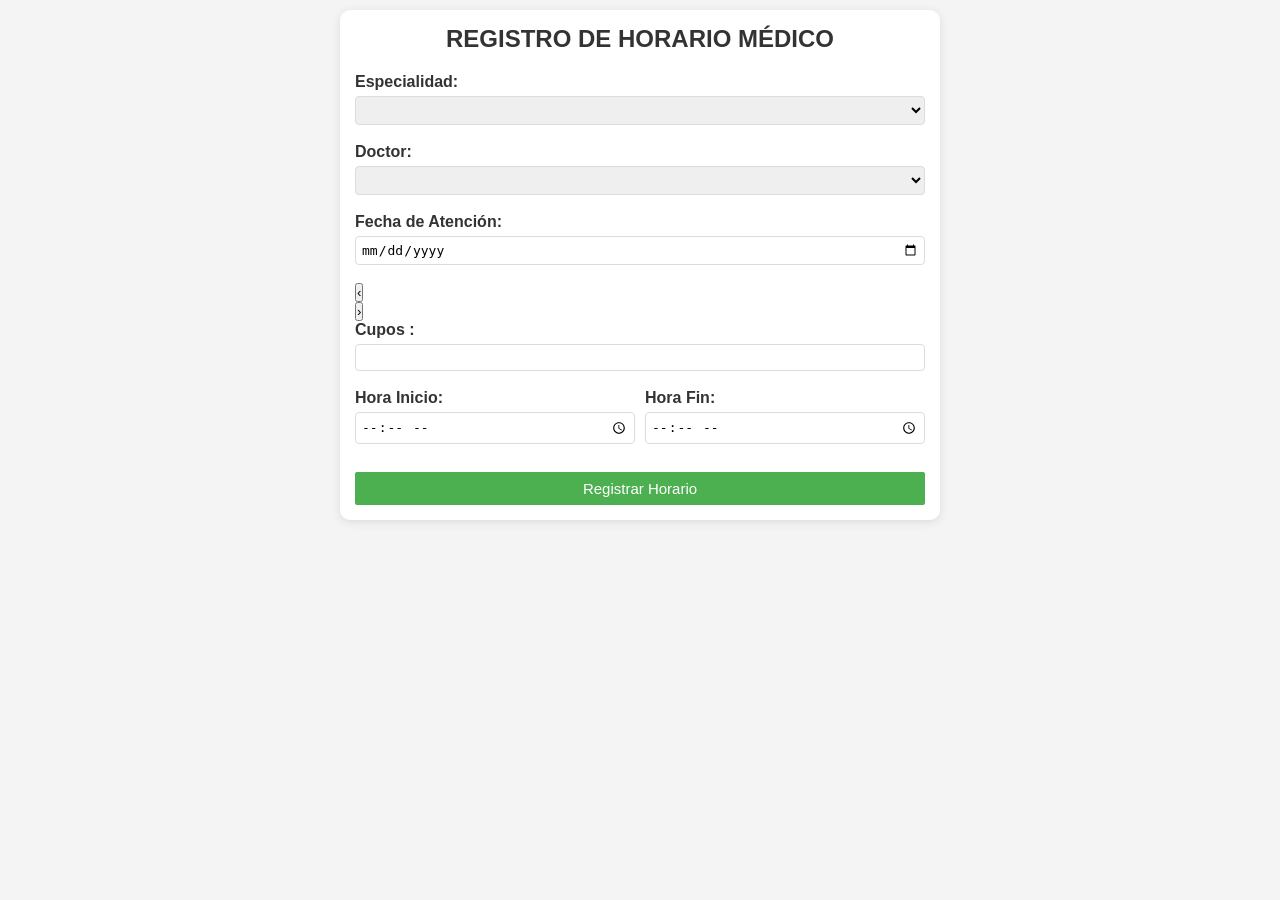
<file: Views/RegisterHorariosMedico.html>
<html lang="en">
<head>
    <meta charset="UTF-8">
    <meta name="viewport" content="width=device-width, initial-scale=1.0">
    <title>Registro Doctor</title>
    <style>
        *{
          margin: 0;
          padding: 0;
          box-sizing: border-box;
        }

        body {
            font-family: 'Franklin Gothic Medium', 'Arial Narrow', Arial, sans-serif;
            background-color: #f4f4f4;
            padding: 10px;
        }
        .container {

           max-width: 600px;
           
           margin: 0 auto;
           background-color:white;
           padding: 15px;
           border-radius:10px;
           box-shadow: 0 2px 10px rgba(0,0,0,0.1);
        }
         h2 {
            text-align: center;
            text-transform: uppercase;
            color: #333;
            margin-bottom: 20px;
         }
         .form-group {
            margin-bottom:18px ;
         }
         label{ 
            display: block;
            margin-bottom: 5px;
            color: #333;
            font-weight: bold;
         }
         select,input[type="date"],input[type="time"],input[type="number"] {

            width: 100%;
            padding: 5px;
            border: 1px solid rgb(220, 220, 220);
            border-radius: 4px;
            font-size: 13px;
         }
         select:focus,input:focus {

             outline: none;
             border-color: rgb(224, 255, 255);
         }
          .time-group {
            display: flex;
            justify-content: flex-start;
            gap:10px;
        }
        .time-group .form-group {
            flex: 1;
        }

        .btn-submit{
            width: 100%;
            padding: 8px;
            background-color: #4CAF50;
            color: white;
            border: none;
            border-radius: 2px;
            font-size: 15px;
            cursor: pointer;
            margin-top: 10px;
            
        }
        .btn-submit:hover {
           
            background-color: #45a049;
        }
    </style>
</head>
<body>

    <div class="container">
        <h2>Registro de Horario Médico</h2>
        <form id="horarioForm">
            <div class="form-group">
                <label for="especialidad">Especialidad:</label>
                <select id="especialidad" name="especialidad" required onchange="seleccionarMedico(event)">
                    
                </select>
            </div>

            <div class="form-group">
                <label for="cbMedicos">Doctor:</label>
                <select id="cbMedicos" name="cbMedicos" required>
                </select>
            </div>

            <div class="form-group">
                <label for="fechaAtencion">Fecha de Atención:</label>
                <input type="date" id="fechaAtencion" name="fechaAtencion" required>
            </div>
             <div class="calendario">
                    <div class="calendario-header">
                        <button id="prev-month">‹</button>
                        <div id="month-year"></div>
                        <button id="next-month">›</button>
                    </div>
                    <div class="calendar-body">
                        <div class="calendar-weekdays">
                           
                        </div>
                        <div class="dias-calendario">
                          
                        </div>
                    </div>
                </div>
            <div class="form-group">
                <label for="Cupos">Cupos :</label>
                <input type="number" id="Cupos" name="Cupos" required min="0">
            </div>

            <div class="time-group">
                <div class="form-group">
                    <label for="horaInicio">Hora Inicio:</label>
                    <input type="time" id="horaInicio" name="horaInicio" required>
                </div>

                <div class="form-group">
                    <label for="horaFin">Hora Fin:</label>
                    <input type="time" id="horaFin" name="horaFin" required>
                </div>               
            </div>

            <button type="submit" class="btn-submit">Registrar Horario</button>
        </form>
    </div>
    
<script>

    async function MostrarEspecialidad(){

      var result= await fetch("https://api-rest-ventas-production.up.railway.app/api/Especialidades")
      var especialidades=await result.json();
      var cbEspecialidades=document.getElementById("especialidad")
      cbEspecialidades.innerHTML=""
       especialidades.forEach((especialidad)=>{
                
                const optionElement = document.createElement("option"); 
                optionElement.value = especialidad.id_especialidad; 
                optionElement.textContent = especialidad.Descripcion;
                cbEspecialidades.appendChild(optionElement);
      })
    }
    async function seleccionarMedico(event){
        
        var medicos=document.getElementById("cbMedicos")
        medicos.innerHTML=""
        let  cbEspecialidades=document.getElementById("especialidad")


        var EspecialidadDescripcion=event.target.options[cbEspecialidades.selectedIndex].text
        var IdEspecialidad=parseInt(event.target.value)
        const response = await fetch(`https://api-rest-ventas-production.up.railway.app/api/MedicosEspecialidad/${IdEspecialidad}`);
        const medicosEspecialidad=await response.json();

        
         if(medicosEspecialidad.length>0) {
             medicosEspecialidad.forEach((especialidad)=>{
                
                const optionElement = document.createElement("option"); 
                optionElement.value = especialidad.id_medico; 
                optionElement.textContent = especialidad.Nombres;
                medicos.appendChild(optionElement);
            })

            }
            else {

                alert("No existe medicos para esta especialidad")
            }
            

         event.preventDefault();
    }

  async function RegistrarHorario(){

         var id_medico=document.getElementById("cbMedicos").value;
        var FechaHorario =document.getElementById("fechaAtencion").value;
        var Cupos =document.getElementById("Cupos").value;
        var HoraInicio =document.getElementById("horaInicio").value;
        var HoraFin =document.getElementById("horaFin").value;

         const Horario={
            id_medico,
            FechaHorario,
            Cupos,
            HoraInicio,
            HoraFin
         }
         
            const response = await fetch("https://api-rest-ventas-production.up.railway.app/api/Horario", {
                method: "POST",
                body: JSON.stringify(Horario),
                headers: {
                    "Content-Type": "application/json"
                }   
            });

            const result = await response.json();
            console.log(result)
            if(result.id>0){
                alert(result.mensaje)

                Limpiar();
                window.location.href="HorariosMantenimiento.html"
            }
            else {
                alert("Ingresar los datos correctamente")
            }

      
    }

    function Limpiar(){

       document.getElementById("cbMedicos").value="";
       document.getElementById("fechaAtencion").value="";
       document.getElementById("Cupos").value="";
       document.getElementById("horaInicio").value="";
       document.getElementById("horaFin").value="";
    }
    /*enviando datos en formulario*/
    document.getElementById("horarioForm").addEventListener("submit",(e)=>{
        RegistrarHorario()
        
        e.preventDefault();

    })

    MostrarEspecialidad()
</script>
</body>
</html>
</file>
<file: css/Modal.css>
.seguros {
  display: none;
}
.checkbox {
    display: flex;  
    align-items: center;
    gap: 10px;
    margin-top:15px;
    color: #2c2c2c;;
}

.checkbox label {
    display: flex;
    align-items: center;
    gap: 10px;
    cursor: pointer;
}

.checkbox input[type="checkbox"] {
    width: 18px;
    height: 18px;
    flex-shrink: 0;
}
.seguro {
  position: relative;
  width: 150px; /* Ajusta al ancho deseado */
  margin: 6px 0;
  margin-top: 15px;
}

.seguro select {
  width: 100%;

}

/* Icono Particular por defecto */
.input-group select option[value="particular"]::before {
  content: "⭐"; /* O usa tu SVG como background */
  margin-right: 8px;
  font-size: 18px;
}

/* Hover y focus */
</file>
<file: css/Toogle.css>
.toogle {

    color:white;
    margin: 2px;
    padding: 10px;
    border-radius: 8px;
    background-color: green
}
</file>
<file: css/Calendario.css>
.calendario {
    width: 100%;
    max-width: 350px;
    background-color: #fff;
    box-shadow: 0 2px 8px rgba(0, 0, 0, 0.1);
}

.calendario-header {
    display: flex;
    justify-content: space-between;
    align-items: center;
    padding: 10px;
}

.calendario-header button {
    background-color: transparent;
    border: none;
    font-size: 1.5em;
    cursor: pointer;
}

#month-year {
    font-size: 1.2em;
    font-weight: bold;
}

.calendar-weekdays,
.dias-calendario {
    display: grid;
    grid-template-columns: repeat(7, 1fr);
}

.calendar-weekdays div,
.dias-calendario div {
    text-align: center;
    padding: 10px;
}

.calendar-weekdays {
    background-color: #eaeef3;
}

.calendar-weekdays div {
    font-weight: bold;
}

.dias-calendario div {
    border-bottom: 1px solid #eaeef3;
    cursor: pointer;
}

.dias-calendario div:hover {
    background-color: #f1f1f1;
}

@media (max-width: 480px) {
  
   .calendario {
    max-width: 100%;
    margin:0 auto;
  }
  .calendario-header {
    padding: 8px;
  }
  
  .calendario-header button {
    font-size: 1.2em;
    padding: 3px 8px;
  }
  
  #month-year {
    font-size: 1em;
  }
  
  .calendar-weekdays div, .dias-calendario div {
    padding: 8px 4px;
    font-size: 0.9em;
  }
}

@media screen and (max-width: 480px) {
  .schedule-container {
    padding: 5px;
   
  }
  
  .calendario {
    width: 100%;
    max-width: 100%;
    margin: 0 auto;
  }
  
  .calendario-header {
    padding: 2px;
  }
  
  .calendario-header button {
    font-size: 1.2em;
    padding: 3px 6px;
  }
  
  #month-year {
    font-size: 1em;
  }
  
  .calendar-weekdays div, .dias-calendario div {
    padding:3px 3px;
    font-size: 0.9em;
  }
}

/* Para pantallas muy pequeñas */
@media screen and (max-width: 360px) {
  .calendar-weekdays div, .dias-calendario div {
    padding: 6px 2px;
    font-size: 0.85em;
  }
  
  .calendario-header button {
    font-size: 1em;
  }
  
  #month-year {
    font-size: 0.9em;
  }

}

@media (max-width:360px) {
 

    .doctor-horarios {
        display: grid;
        grid-template-columns: 1fr;

    }
    .schedule-container {
        text-align: center;
        width: 100%;
        padding: 0 5px;      
        grid-template-columns: 1fr;
        gap: 10px;
    }

   

 

}

 .dia{
    font-weight: bolder;
    font-size: 1.5rem;
    border-radius: 8px;
    transform: translateY(-3px) scale(1.03);
}
</file>
